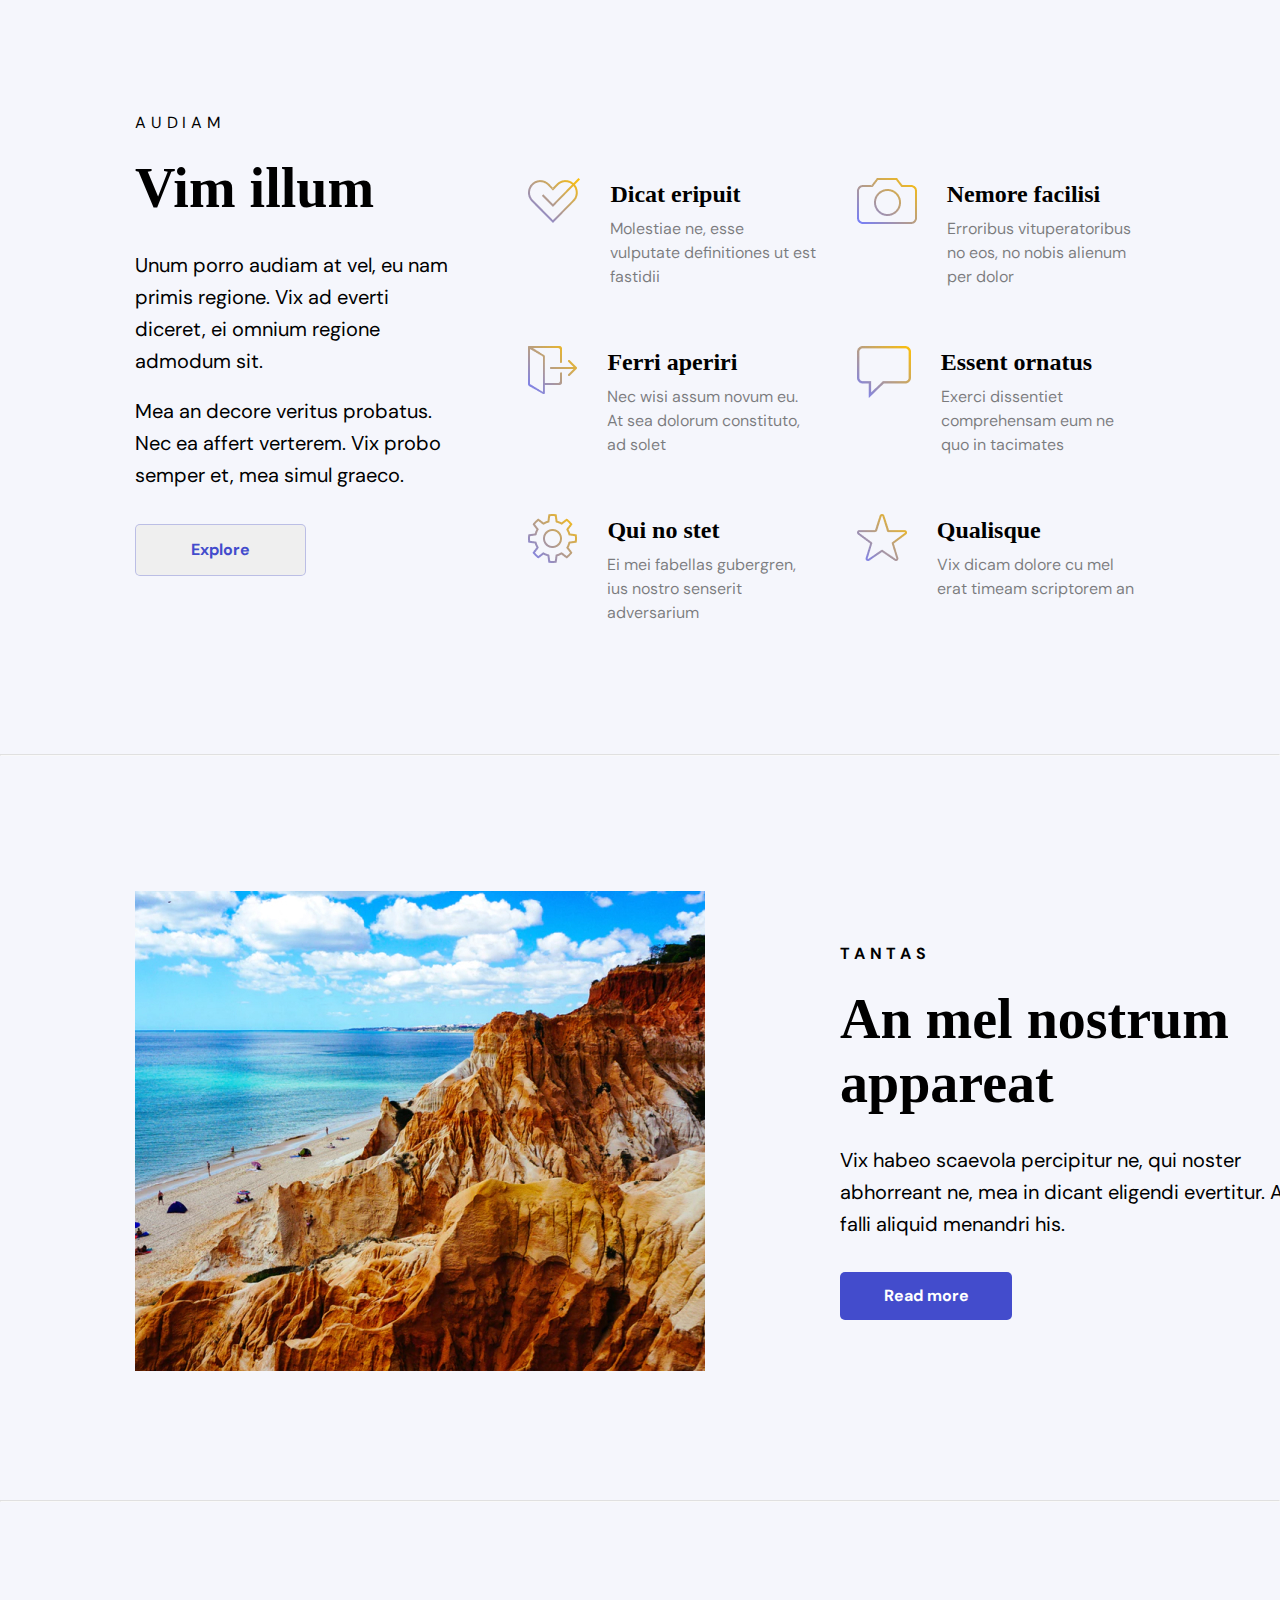
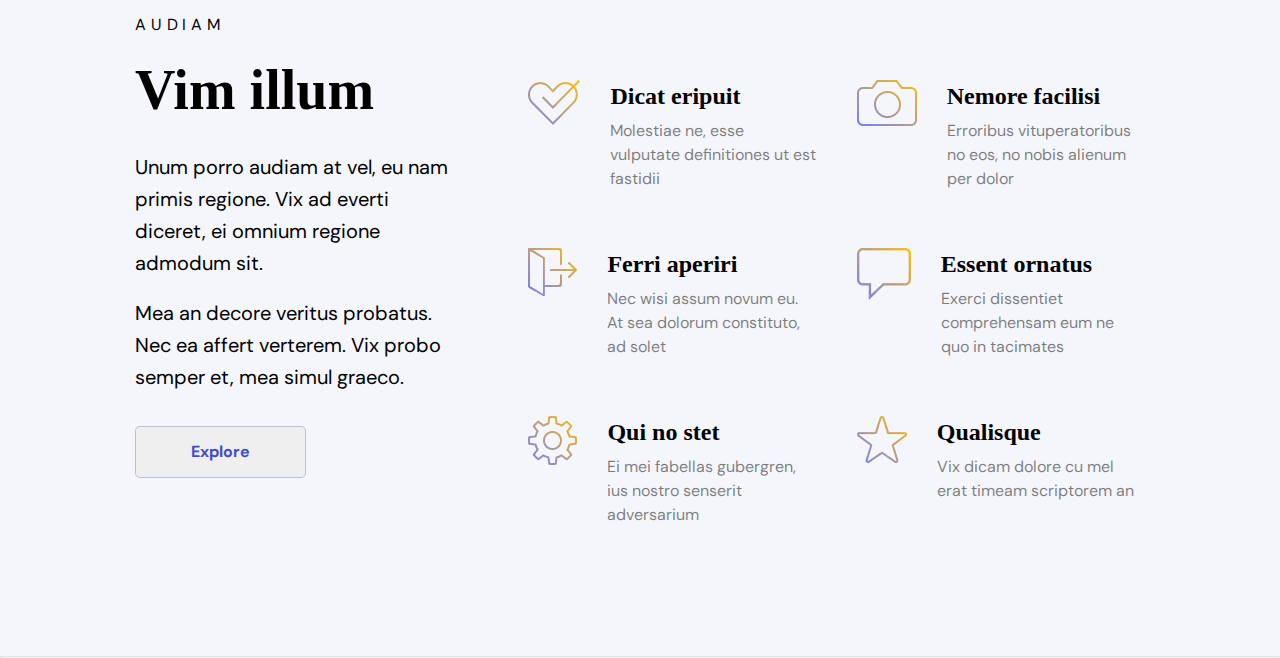
<file: index.html>
<!-- Sumit section -->
<!-- Sumit section -->

<!DOCTYPE html>
<html lang="en">

<head>
    <meta charset="UTF-8">
    <meta name="viewport" content="width=device-width, initial-scale=1.0">
    <title>Document</title>
    <link rel="preconnect" href="https://fonts.googleapis.com">
    <link rel="preconnect" href="https://fonts.gstatic.com" crossorigin>
    <link
        href="https://fonts.googleapis.com/css2?family=Audiowide&family=Baloo+Bhaijaan+2:wght@800&family=Bungee+Spice&family=DM+Sans:ital,opsz,wght@0,9..40,100;0,9..40,200;0,9..40,300;0,9..40,400;0,9..40,500;0,9..40,700;0,9..40,800;0,9..40,900;0,9..40,1000;1,9..40,100;1,9..40,200;1,9..40,300;1,9..40,400;1,9..40,500;1,9..40,600;1,9..40,700;1,9..40,800;1,9..40,900;1,9..40,1000&family=Oswald:wght@700&family=Pixelify+Sans&family=Poppins:wght@500;600;700;800;900&family=Roboto+Serif:opsz,wght@8..144,500&display=swap"
        rel="stylesheet">
    <link rel="stylesheet" href="style.css">
</head>

<body>
    <section id="Vim-container">
        <div id="left-vim">
            <h5>Audiam</h5>
            <h2>Vim illum</h2>
            <div class="vim-para">
                <p>Unum porro audiam at vel, eu nam primis regione. Vix ad everti diceret, ei omnium regione admodum
                    sit.</p><br>

                <p>Mea an decore veritus probatus. Nec ea affert verterem. Vix probo semper et, mea simul graeco.</p>
            </div>
            <button id="vim-button">Explore</button>
        </div>
        <div class="right-vim">
            <div id="right-vim-cont">
                <div>
                    <div>
                        <img src="./image/vim-1.png" alt="">
                    </div>
                    <div>
                        <h4>Dicat eripuit</h4>
                        <p>Molestiae ne, esse vulputate definitiones ut est fastidii </p>
                    </div>

                </div>
                <div>
                    <div>
                        <img src="image/vim-2.png" alt="">
                    </div>
                    <div>
                        <h4>Nemore facilisi </h4>
                        <p>Erroribus vituperatoribus no eos, no nobis alienum per dolor </p>
                    </div>

                </div>
                <div>
                    <div>
                        <img src="image/vim-3.png" alt="">
                    </div>
                    <div>
                        <h4>Ferri aperiri</h4>
                        <p>Nec wisi assum novum eu. At sea dolorum constituto, ad solet </p>
                    </div>
                </div>
                <div>
                    <div>
                        <img src="image/vim-4.png" alt="">
                    </div>
                    <div>
                        <h4>Essent ornatus</h4>
                        <p>Exerci dissentiet comprehensam eum ne quo in tacimates</p>
                    </div>

                </div>
                <div>
                    <div>
                        <img src="image/vim-6.png" alt="">
                    </div>
                    <div>
                        <h4>Qui no stet</h4>
                        <p>Ei mei fabellas gubergren, ius nostro senserit adversarium</p>
                    </div>

                </div>
                <div>
                    <div>
                        <img src="image/vim-5.png" alt="">
                    </div>
                    <div>
                        <h4>Qualisque</h4>
                        <p>Vix dicam dolore cu mel erat timeam scriptorem an</p>
                    </div>

                </div>
            </div>
        </div>
    </section>
    <hr>



    <!-- sectioin-2 -->
    <section id="tantas-container">
        <img src="image/Bitmap.jpg" alt="image">
        <div id="tantas-right">
            <h5>tantas</h5>
            <h2>An mel nostrum
                appareat</h2>
            <p>Vix habeo scaevola percipitur ne, qui noster abhorreant ne, mea in dicant eligendi evertitur. Ad falli
                aliquid menandri his.</p>
            <button id="tantas-btn">Read more</button>
        </div>
    </section>
    <hr>
</body>

</html>
<!DOCTYPE html>
<html lang="en">

<head>
    <meta charset="UTF-8">
    <meta name="viewport" content="width=device-width, initial-scale=1.0">
    <title>Document</title>
    <link rel="preconnect" href="https://fonts.googleapis.com">
    <link rel="preconnect" href="https://fonts.gstatic.com" crossorigin>
    <link
        href="https://fonts.googleapis.com/css2?family=Audiowide&family=Baloo+Bhaijaan+2:wght@800&family=Bungee+Spice&family=DM+Sans:ital,opsz,wght@0,9..40,100;0,9..40,200;0,9..40,300;0,9..40,400;0,9..40,500;0,9..40,700;0,9..40,800;0,9..40,900;0,9..40,1000;1,9..40,100;1,9..40,200;1,9..40,300;1,9..40,400;1,9..40,500;1,9..40,600;1,9..40,700;1,9..40,800;1,9..40,900;1,9..40,1000&family=Oswald:wght@700&family=Pixelify+Sans&family=Poppins:wght@500;600;700;800;900&family=Roboto+Serif:opsz,wght@8..144,500&display=swap"
        rel="stylesheet">
    <link rel="stylesheet" href="style.css">
</head>

<body>
    <section id="Vim-container">
        <div id="left-vim">
            <h5>Audiam</h5>
            <h2>Vim illum</h2>
            <div class="vim-para">
                <p>Unum porro audiam at vel, eu nam primis regione. Vix ad everti diceret, ei omnium regione admodum
                    sit.</p><br>

                <p>Mea an decore veritus probatus. Nec ea affert verterem. Vix probo semper et, mea simul graeco.</p>
            </div>
            <button id="vim-button">Explore</button>
        </div>
        <div class="right-vim">
            <div id="right-vim-cont">
                <div>
                    <div>
                        <img src="./image/vim-1.png" alt="">
                    </div>
                    <div>
                        <h4>Dicat eripuit</h4>
                        <p>Molestiae ne, esse vulputate definitiones ut est fastidii </p>
                    </div>

                </div>
                <div>
                    <div>
                        <img src="image/vim-2.png" alt="">
                    </div>
                    <div>
                        <h4>Nemore facilisi </h4>
                        <p>Erroribus vituperatoribus no eos, no nobis alienum per dolor </p>
                    </div>

                </div>
                <div>
                    <div>
                        <img src="image/vim-3.png" alt="">
                    </div>
                    <div>
                        <h4>Ferri aperiri</h4>
                        <p>Nec wisi assum novum eu. At sea dolorum constituto, ad solet </p>
                    </div>
                </div>
                <div>
                    <div>
                        <img src="image/vim-4.png" alt="">
                    </div>
                    <div>
                        <h4>Essent ornatus</h4>
                        <p>Exerci dissentiet comprehensam eum ne quo in tacimates</p>
                    </div>

                </div>
                <div>
                    <div>
                        <img src="image/vim-6.png" alt="">
                    </div>
                    <div>
                        <h4>Qui no stet</h4>
                        <p>Ei mei fabellas gubergren, ius nostro senserit adversarium</p>
                    </div>

                </div>
                <div>
                    <div>
                        <img src="image/vim-5.png" alt="">
                    </div>
                    <div>
                        <h4>Qualisque</h4>
                        <p>Vix dicam dolore cu mel erat timeam scriptorem an</p>
                    </div>

                </div>
            </div>
        </div>
    </section>
    <hr>
</body>

</html>
</file>
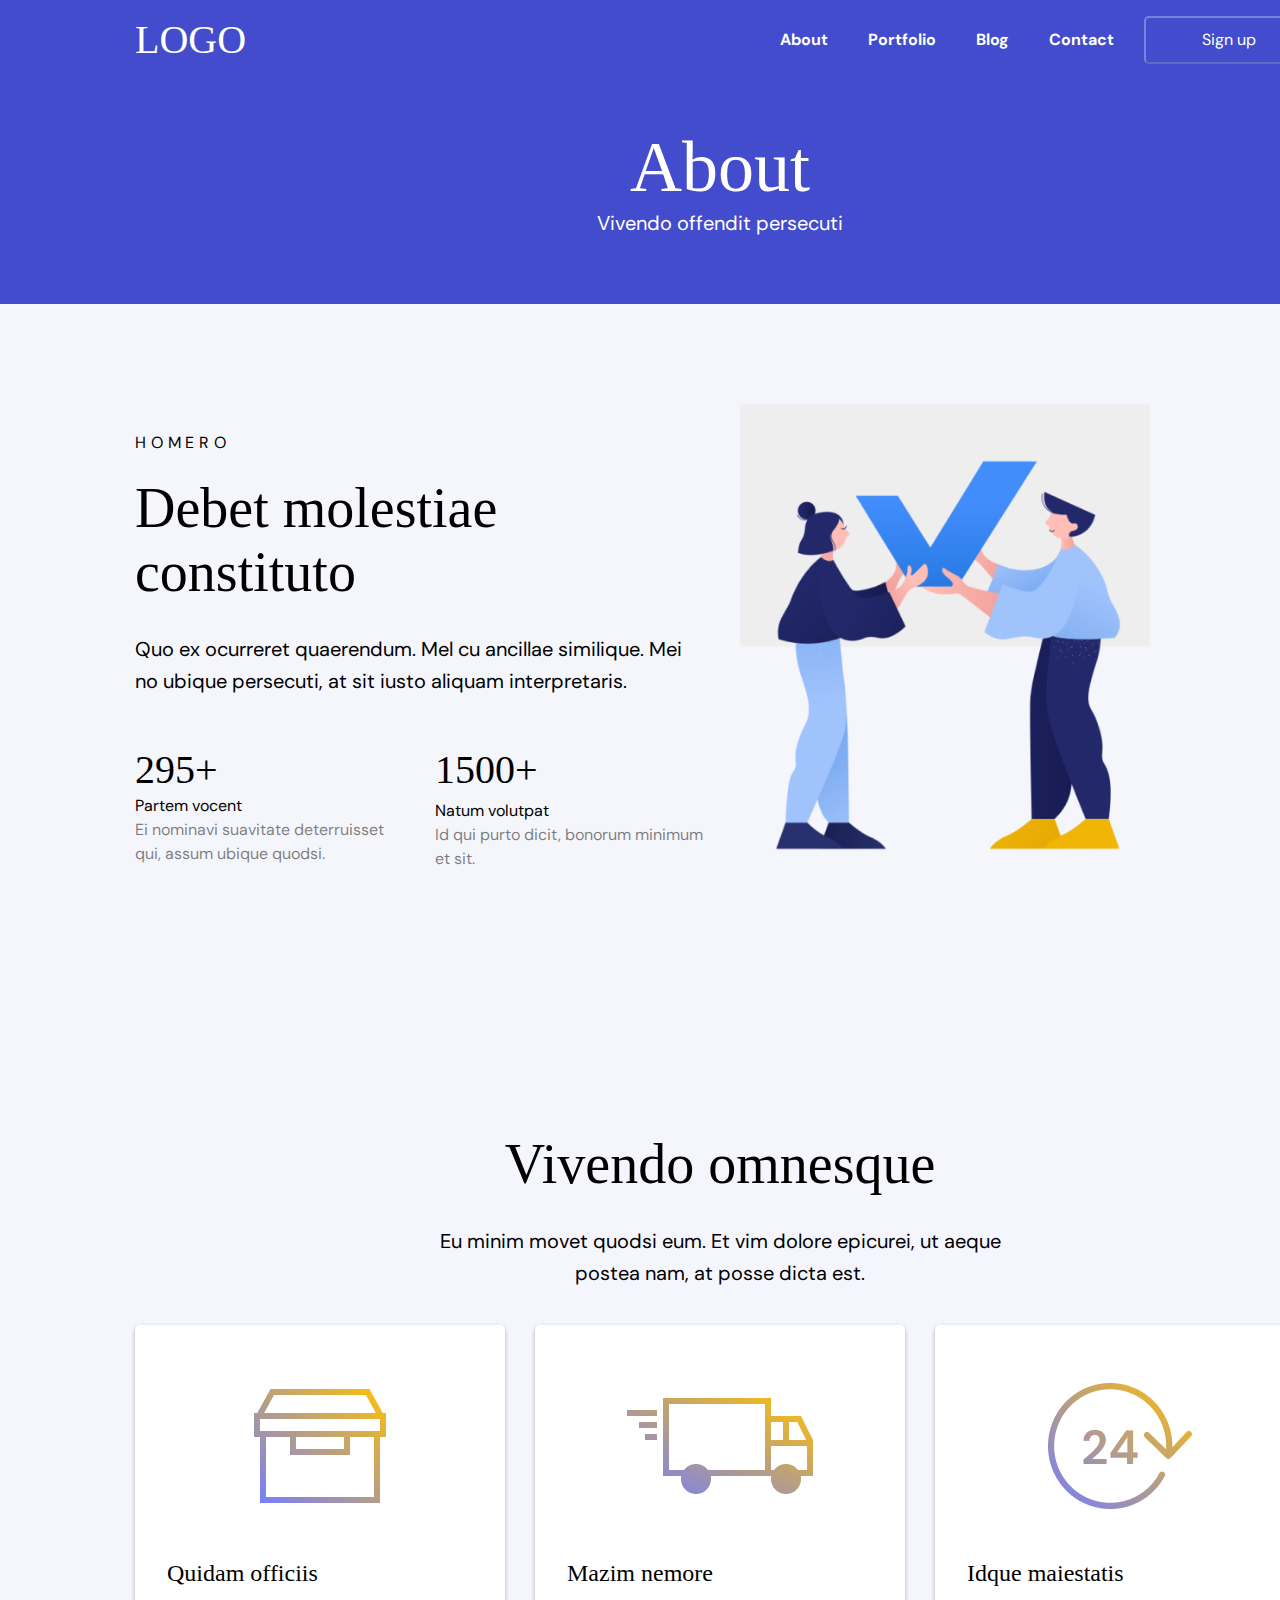
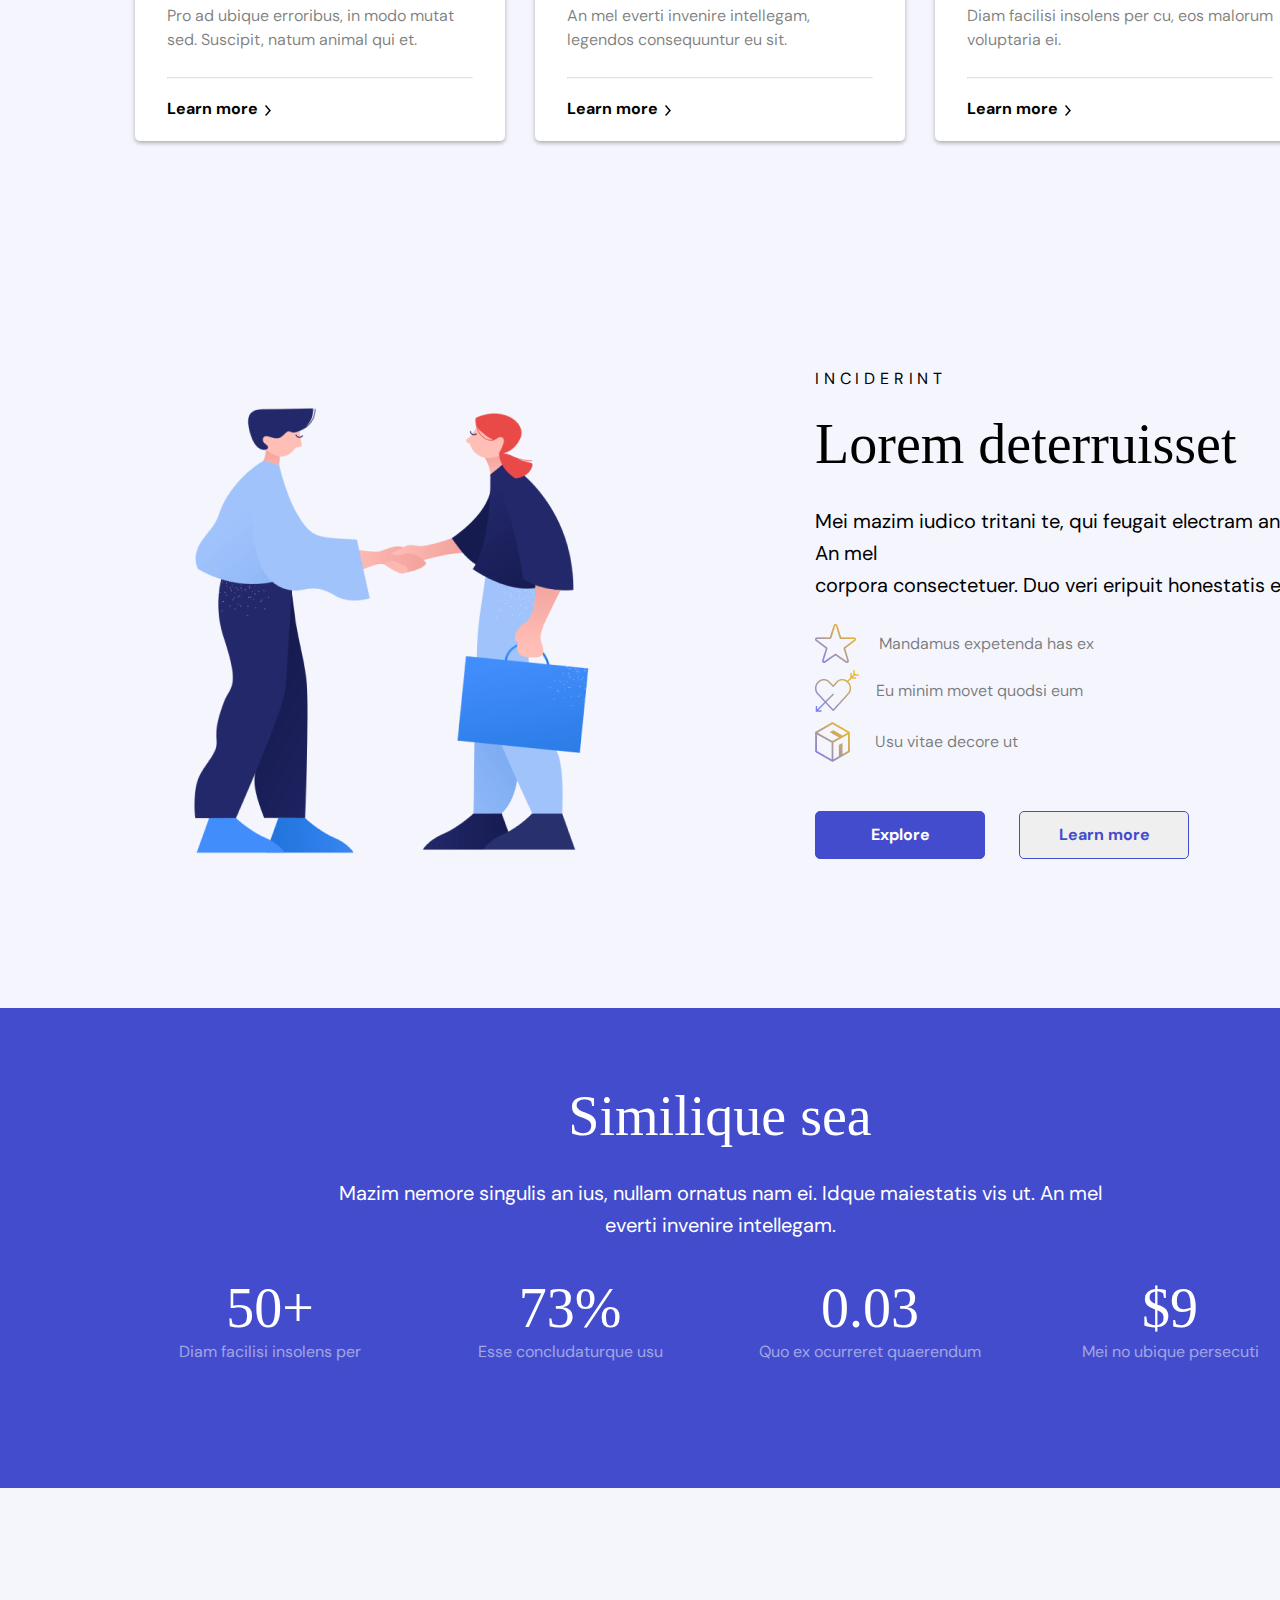
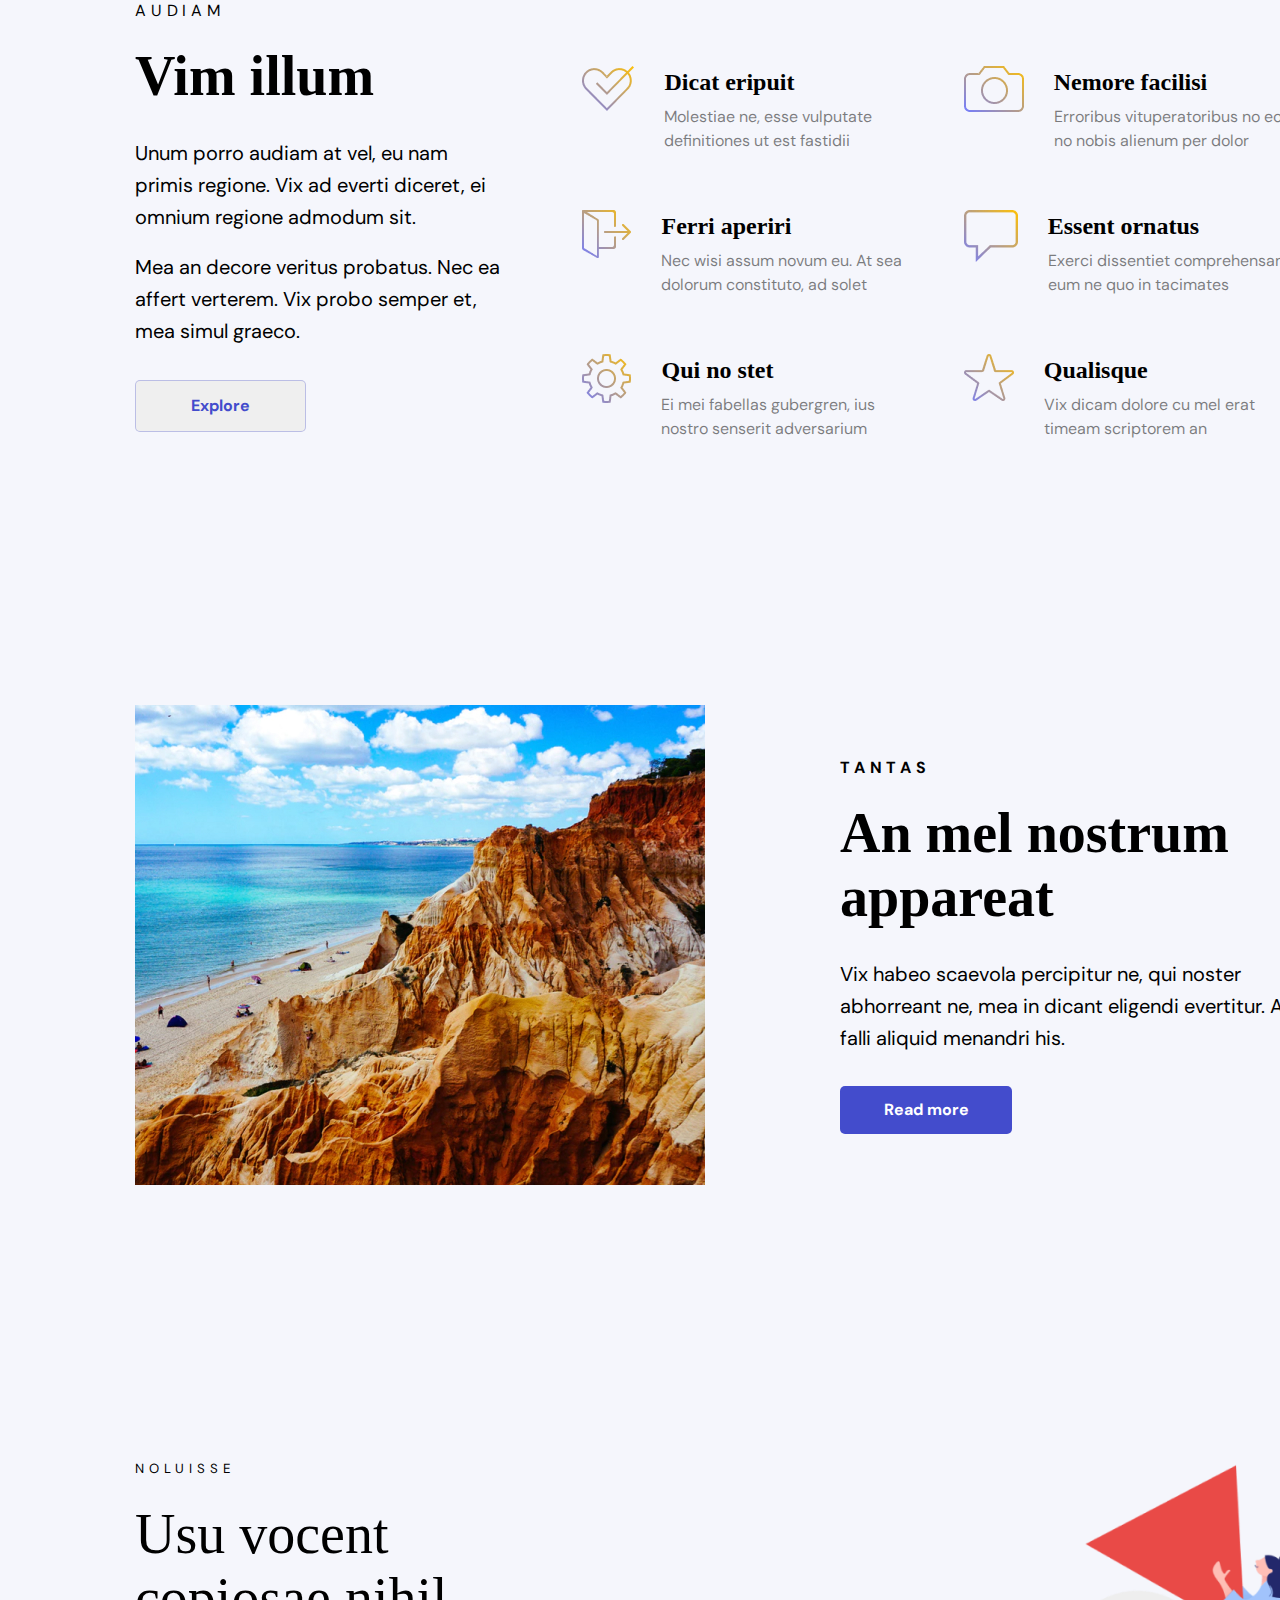
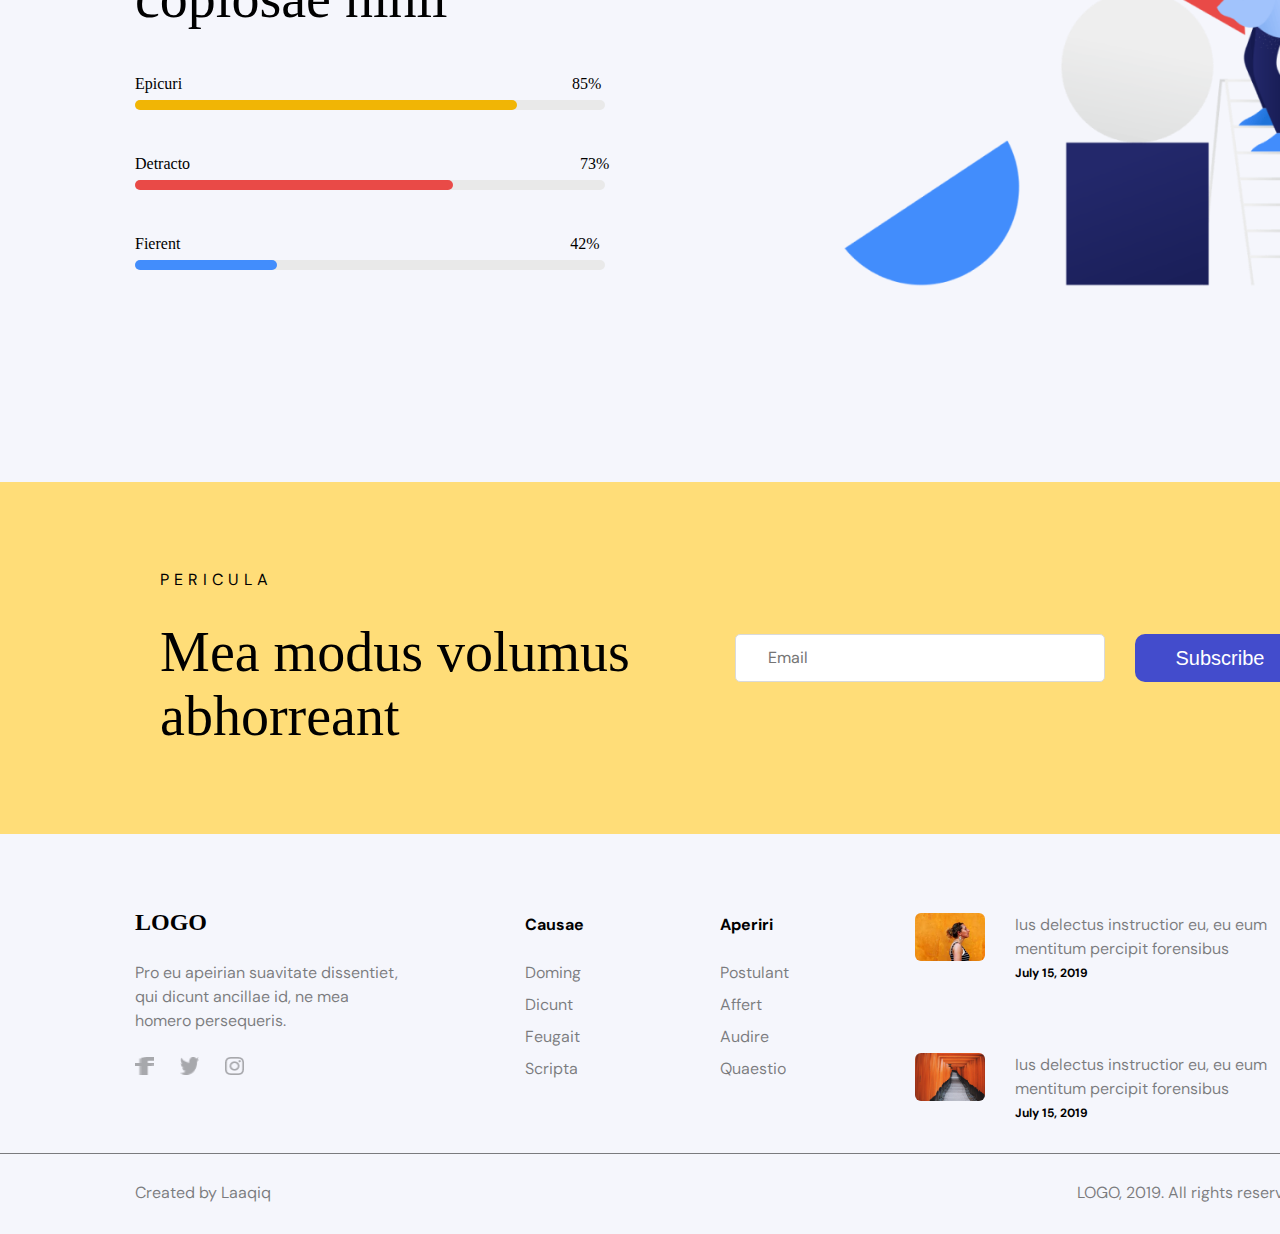
<file: figma+sass/index.html>
<!DOCTYPE html>
<html lang="en">

<head>
    <meta charset="UTF-8">
    <meta name="viewport" content="width=device-width, initial-scale=1.0">
    <link rel="preconnect" href="https://fonts.googleapis.com">
    <link rel="preconnect" href="https://fonts.gstatic.com" crossorigin>

    <link
        href="https://fonts.googleapis.com/css2?family=Audiowide&family=DM+Sans:ital,opsz,wght@0,9..40,100;0,9..40,200;0,9..40,300;0,9..40,400;0,9..40,500;0,9..40,600;0,9..40,700;1,9..40,100;1,9..40,200;1,9..40,300;1,9..40,400;1,9..40,500;1,9..40,600;1,9..40,700&family=Open+Sans:wght@300&family=Poppins:wght@600&display=swap"
        rel="stylesheet">

    <link rel="preconnect" href="https://fonts.googleapis.com">
    <link rel="preconnect" href="https://fonts.gstatic.com" crossorigin>

    <link rel="stylesheet" href="./style.css">

    <link rel="icon" href="favicon.ico" type="image/x-icon">


    <title>Innovative-byte</title>
</head>

<body>
     <!-- Haresh section -->

    <!-- Nav-bar (Haresh) -->
    <nav class="header1_h">
        <h3>LOGO</h3>
        <div class="link_h">
          <a href="#">About</a>
          <a href="#">Portfolio</a>
          <a href="#">Blog</a>
          <a href="/contact" target="_blank">Contact</a>
        </div>
        <button>Sign up</button>
        <svg xmlns="http://www.w3.org/2000/svg" width="20" height="14" viewBox="0 0 20 14" fill="none">
            <path fill-rule="evenodd" clip-rule="evenodd" d="M0 0H20V2H0V0ZM0 6H20V8H0V6ZM20 12H0V14H20V12Z"
                fill="white" />
        </svg>
    </nav>

    <div class="header2_h">
        <h1>About</h1>
        <p>Vivendo offendit persecuti</p>
    </div>


    <!-- section 2(Haresh) -->
    <div class="container_h">
        <div class="left_h">
            <div class="text_h">
                <h4>homero</h4>
                <h2>Debet molestiae
                    constituto </h2>
                <P>Quo ex ocurreret quaerendum. Mel cu ancillae similique. Mei no ubique persecuti, at sit iusto aliquam
                    interpretaris.</P>
            </div>

            <div class="bottom_h">
                <div class="s1">
                    <h3>295+</h3>
                    <p class="dark">Partem vocent</p>
                    <p class="grey">Ei nominavi suavitate deterruisset qui, assum ubique quodsi.</p>
                </div>
                <div class="s2">
                    <h3>1500+</h3>
                    <p class="dark">Natum volutpat </p>
                    <p class="grey">Id qui purto dicit, bonorum minimum et sit.</p>
                </div>
            </div>
        </div>

        <div class="right_h">
            <img src="./Sass_images/clip-done.png" alt="">
        </div>
    </div>

  <!-- Rantu's Section -->
    <!-- first-section -->
    <div class="vivendo-card">
        <h2 id="heading">Vivendo omnesque</h2>
        <p>Eu minim movet quodsi eum. Et vim dolore epicurei, ut aeque<br> postea nam, at posse dicta est.</p>
        <div class="cards">
            <div class="home">
                <div class="images"  id="img1">
                    <img src="./Sass_images/Combined Shape.png" alt="home-logo">
                </div>
                <h4 class="card-heading">Quidam officiis</h4>
                <p class="para">Pro ad ubique erroribus, in modo mutat sed. Suscipit, natum animal qui et.</p>
                <hr>
                <div class="learn">
                    <p>Learn more</p>
                    <img src="./Sass_images/arrow.png" alt="arrow">
                </div>
            </div>
            <div class="truck">
                <div class="images">
                    <img id="img2" src="./Sass_images/Combined Shape (1).png" alt="truck-logo">
                </div>
                <h4 class="card-heading">Mazim nemore</h4>
                <p class="para">An mel everti invenire intellegam, legendos consequuntur eu sit. </p>
                <hr>
                <div class="learn">
                    <p>Learn more</p>
                    <img src="./Sass_images/arrow.png" alt="arrow">
                </div>
            </div>
            <div class="time">
                <div class="images">
                    <img id="img3" src="./Sass_images/Combined Shape (2).png" alt="time-logo">
                </div>
                <h4 class="card-heading">Idque maiestatis</h4>
                <p class="para">Diam facilisi insolens per cu, eos malorum voluptaria ei.</p>
                <hr>
                <div class="learn">
                    <p>Learn more</p>
                    <img src="./Sass_images/arrow.png" alt="arrow">
                </div>
            </div>
        </div>
    </div>
    <!-- second-section -->
    <div class="welcome-part">
        <div class="image-part">
            <img src="./Sass_images/clip-welcome.png" alt="welcome-image">
        </div>
        <div class="para-part">
            <h5>inciderint</h5>
            <h2>Lorem deterruisset</h2>
            <p id="p-part-para_r">Mei mazim iudico tritani te, qui feugait electram an. An mel <br>corpora consectetuer. Duo veri eripuit honestatis ei.</p>
            <div class="logos">
                <div class="img-text">
                    <img src="./Sass_images/Fill 16.png" alt="star">
                    <p id="para1">Mandamus expetenda has ex</p>
                </div>
                <div class="img-text">
                    <img src="./Sass_images/Combined Shape (3).png" alt="love">
                    <p id="para2">Eu minim movet quodsi eum</p>
                </div>
                <div class="img-text">
                    <img src="./Sass_images/Combined Shape (4).png" alt="box">
                    <p id="para3">Usu vitae decore ut</p>
                </div>
            </div>
            <div class="buttons">
                <button>Explore</button>
                <button>Learn more</button>
            </div>
        </div>
    </div>
    <!-- third section -->
    <div class="blue-part">
        <h2>Similique sea</h2>
        <p id="small-para">Mazim nemore singulis an ius, nullam ornatus nam ei. Idque maiestatis vis ut. An mel<br>everti invenire intellegam.</p>
        <div class="analytics">
            <div>
                <h1>50+</h1>
                <p>Diam facilisi insolens per</p>
            </div>
            <div>
                <h1>73%</h1>
                <p>Esse concludaturque usu</p>
            </div>
            <div>
                <h1>0.03</h1>
                <p>Quo ex ocurreret quaerendum</p>
            </div>
            <div>
                <h1>$9</h1>
                <p>Mei no ubique persecuti</p>
            </div>
        </div>
    </div>

 <!-- sumit section -->

    <!-- section-1 Sumit -->
    <section id="Vim-container">
        <div id="left-vim">
            <h5>Audiam</h5>
            <h2>Vim illum</h2>
            <div class="vim-para">
                <p>Unum porro audiam at vel, eu nam primis regione. Vix ad everti diceret, ei omnium regione admodum
                    sit.</p><br>

                <p>Mea an decore veritus probatus. Nec ea affert verterem. Vix probo semper et, mea simul graeco.</p>
            </div>
            <button id="vim-button">Explore</button>
        </div>
        <div class="right-vim">
            <div id="right-vim-cont">
                <div>
                    <div>
                        <img src="./image/vim-1.png" alt="">
                    </div>
                    <div>
                        <h4>Dicat eripuit</h4>
                        <p>Molestiae ne, esse vulputate definitiones ut est fastidii </p>
                    </div>

                </div>
                <div>
                    <div>
                        <img src="image/vim-2.png" alt="">
                    </div>
                    <div>
                        <h4>Nemore facilisi </h4>
                        <p>Erroribus vituperatoribus no eos, no nobis alienum per dolor </p>
                    </div>

                </div>

                <div>
                    <div>
                        <img src="image/vim-3.png" alt="">
                    </div>
                    <div>
                        <h4>Ferri aperiri</h4>
                        <p>Nec wisi assum novum eu. At sea dolorum constituto, ad solet </p>
                    </div>
                </div>
                <div>
                    <div>
                        <img src="image/vim-4.png" alt="">
                    </div>
                    <div>
                        <h4>Essent ornatus</h4>
                        <p>Exerci dissentiet comprehensam eum ne quo in tacimates</p>
                    </div>

                </div>
                <div>
                    <div>
                        <img src="image/vim-6.png" alt="">
                    </div>
                    <div>
                        <h4>Qui no stet</h4>
                        <p>Ei mei fabellas gubergren, ius nostro senserit adversarium</p>
                    </div>

                </div>
                <div>
                    <div>
                        <img src="image/vim-5.png" alt="">
                    </div>
                    <div>
                        <h4>Qualisque</h4>
                        <p>Vix dicam dolore cu mel erat timeam scriptorem an</p>
                    </div>

                </div>
            </div>
        </div>
    </section>

    <!-- sectioin-2 Sumit -->
    <section id="tantas-container">
        <img src="image/Bitmap.jpg" alt="image">
        <div id="tantas-right">
            <h5>tantas</h5>
            <h2>An mel nostrum
                appareat</h2>
            <p>Vix habeo scaevola percipitur ne, qui noster abhorreant ne, mea in dicant eligendi evertitur. Ad falli
                aliquid menandri his.</p>
            <button id="tantas-btn">Read more</button>
        </div>
    </section>
   


<!-- section Sameer -->
          
      <!-- body-section1(sameer) -->
  <div id="section-1_S">
    <div id="section1-text_area">

      <h5>NOLUISSE</h5>
      <h2>Usu vocent <br>
        copiosae nihil</h2>

      <div class="epicuri">
        <p>Epicuri</p>
        <p>85%</p>
      </div>
      <div class="line">
        <div id="in-line1"></div>
      </div>
      <div class="epicuri">
        <p>Detracto</p>
        <p>73%</p>
      </div>
      <div class="line">
        <div id="in-line2"></div>
      </div>
      <div class="epicuri">
        <p>Fierent</p>
        <p>42%</p>
      </div>
      <div class="line">
        <div id="in-line3"></div>
      </div>

    </div>

    <div id="image-clip1">
      <img src="./sameer-images/girl-with-pattern.png" alt="">
    </div>
  </div>

  <div id="section-2_S">
    <div id="section2-text_area">
      <h5>PERICULA</h5>
      <h2>Mea modus volumus <br>
        abhorreant</h2>
    </div>
    <div id="section2-button">
      <input type="text" placeholder="Email" />
      <button>Subscribe</button>
    </div>
  </div>
<!-- footer-section2 (sameer) -->
  <footer>
    <div class="footer-1">
      <div id="footer-logo">
        <h4>LOGO</h4>
        <div>
          Pro eu apeirian suavitate dissentiet, qui dicunt ancillae id, ne mea
          homero persequeris.
        </div>
        <div id="social-media-logo">
          <a href="https://www.facebook.com/" target="_blank"><img src="./sameer-images/facebook.png"
              alt="facebook" /></a>
          <a href="https://about.twitter.com/en" target="_blank"><img src="./sameer-images/twitter.png"
              alt="twitter" /></a>
          <a href="https://www.instagram.com/" target="_blank"><img src="./sameer-images/instagram.png"
              alt="instagram" /></a>
        </div>
      </div>
      <div id="causae">
        <h4 class="footer-contant-header">Causae</h4>
        <ul class="footer-contant">
          <li>Doming</li>
          <li>Dicunt</li>
          <li>Feugait</li>
          <li>Scripta</li>
        </ul>
      </div>
      <div id="aperiri">
        <h4 class="footer-contant-header">Aperiri</h4>
        <ul class="footer-contant">
          <li>Postulant</li>
          <li>Affert</li>
          <li>Audire</li>
          <li>Quaestio</li>
        </ul>
      </div>
      <div id="img-contant">
        <div class="footer-post-discription">
          <img class="footer-image" src="./sameer-images/Bitmap.png" alt="image" />
          <div class="image-description">
            <div>
              Ius delectus instructior eu, eu eum mentitum percipit forensibus
            </div>
            <p>July 15, 2019</p>
          </div>
        </div>
        <div class="footer-post-discription">
          <img class="footer-image" src="./sameer-images/Bitmap (1).png" alt="image" />
          <div class="image-description">
            <div>
              Ius delectus instructior eu, eu eum mentitum percipit forensibus
            </div>
            <p>July 15, 2019</p>
          </div>
        </div>
      </div>
    </div>
  </footer>
  <div id="footer-2">
    <div class="footer-text">
      <p id="para1">Created by Laaqiq</p>
      <p id="para2">LOGO, 2019. All rights reserved.</p>
    </div>
  </div>


</body>

</html>
</file>
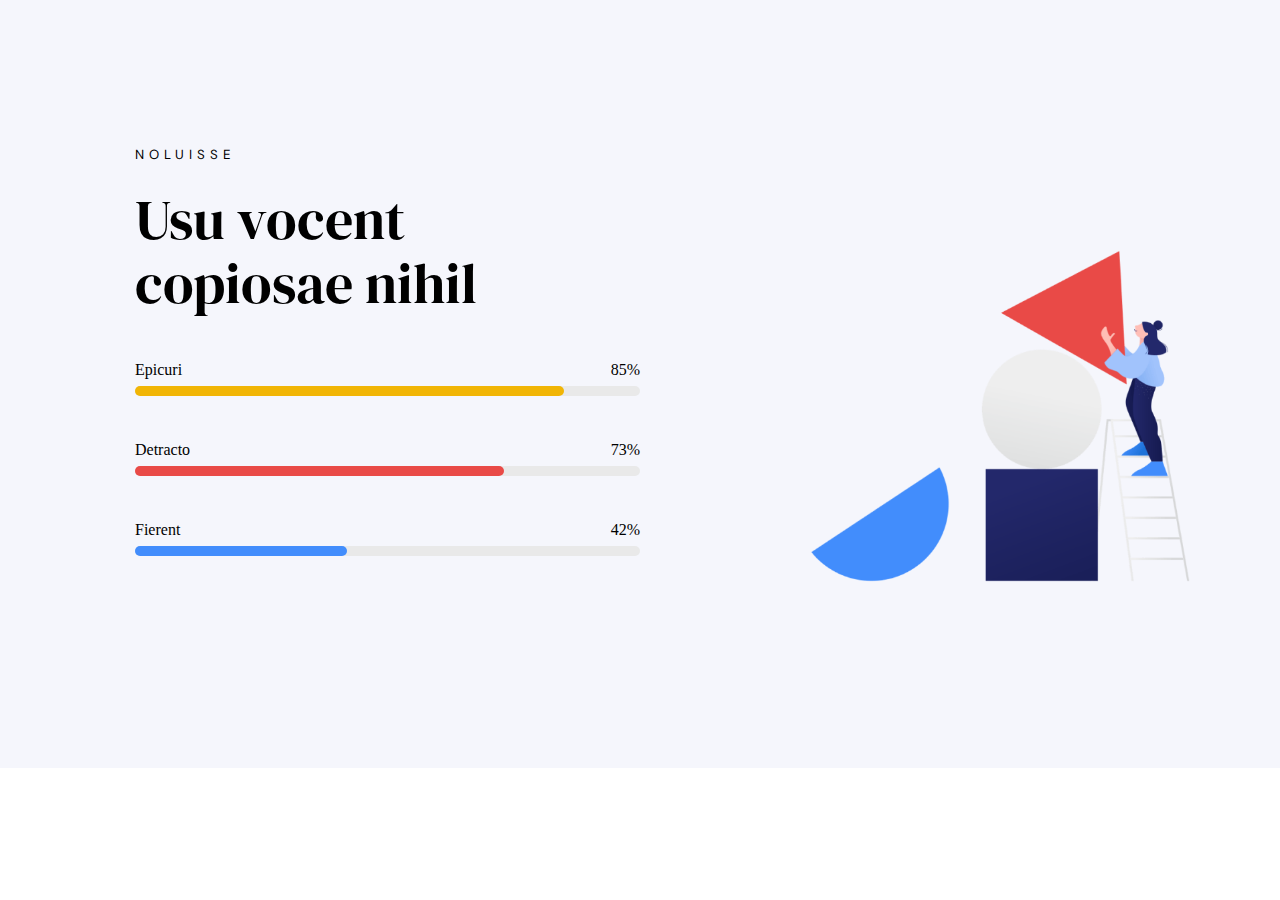
<file: project-web204/innovative-byte-6543/index.html>
<!DOCTYPE html>
<html lang="en">
<head>
    <meta charset="UTF-8">
    <meta name="viewport" content="width=device-width, initial-scale=1.0">
    <title>Document</title>
    <link rel="stylesheet" href="style.css">
    <link rel="preconnect" href="https://fonts.googleapis.com">
<link rel="preconnect" href="https://fonts.gstatic.com" crossorigin>
<link href="https://fonts.googleapis.com/css2?family=DM+Sans:opsz@9..40&family=DM+Serif+Display&display=swap" rel="stylesheet">
</head>
<body>
    <!-- body-section(sameer) -->
    <div id="section-1">
        <div id="section1-text_area">
    
            <h5>NOLUISSE</h5>
            <h2>Usu vocent <br>
                copiosae nihil</h2>
            <div id="slider">
                <div class="epicuri">
                    <p>Epicuri</p>
                    <p>85%</p>
                </div>
                <div class="line">
                    <div id="in-line1"></div>
                </div>
                <div class="epicuri">
                    <p>Detracto</p>
                    <p>73%</p>
                </div>
                <div class="line">
                    <div id="in-line2"></div>
                </div>
                <div class="epicuri">
                    <p>Fierent</p>
                    <p>42%</p>
                </div>
                <div class="line">
                    <div id="in-line3"></div>
                </div>
            </div>
        </div>
    
        <div id="image-clip1">
            <img src="./sameer-images/girl-with-pattern.png" alt="">
        </div>
    </div>
    
</body>
</html>
</file>
<file: style.css>
/* section sumit */
* {
  margin: 0;
  padding: 0;
  box-sizing: border-box;
}

#Vim-container {
  background: rgba(67, 76, 204, 0.0515);
  display: flex;
  padding: 111px 135px;
  padding-bottom: 129px;
}
#Vim-container #left-vim {
  margin-right: 79px;
}
#Vim-container #left-vim > h5 {
  color: var(--Text_Black, #000);
  font-family: DM Sans;
  font-size: 16px;
  font-style: normal;
  font-weight: 400;
  line-height: 24px;
  letter-spacing: 4.8px;
  text-transform: uppercase;
}
#Vim-container #left-vim > h2 {
  color: var(--Text_Black, #000);
  font-family: DM Serif Display;
  font-size: 56px;
  font-style: normal;
  line-height: 64px;
  margin-top: 21px;
}
#Vim-container .vim-para {
  margin-top: 29px;
  max-width: 561px;
}
#Vim-container #vim-button {
  color: #434CCC;
  text-align: center;
  font-family: DM Sans;
  font-size: 16px;
  font-style: normal;
  font-weight: 700;
  line-height: 24px;
  border: 1px solid rgba(67, 76, 204, 0.3);
  padding: 13px 55px;
  margin-top: 33px;
  border-radius: 5px;
  transition: 0.3s;
}
#Vim-container #vim-button:hover {
  transform: scale(1.1);
  cursor: pointer;
}
#Vim-container .vim-para > p {
  color: var(--Text_Black, #000);
  font-family: DM Sans;
  font-size: 20px;
  font-style: normal;
  line-height: 32px;
}
#Vim-container #right-vim-cont {
  display: grid;
  grid-template-columns: repeat(2, 1fr);
  row-gap: 57px;
  column-gap: 40px;
  padding-top: 67px;
}
#Vim-container #right-vim-cont > div {
  display: flex;
  gap: 30px;
}
#Vim-container #right-vim-cont > div > div > h4 {
  font-family: DM Serif Display;
  font-size: 24px;
  font-style: normal;
  line-height: 32px;
  margin-bottom: 7px;
}
#Vim-container #right-vim-cont > div > div > img {
  transition: 0.3s;
}
#Vim-container #right-vim-cont > div > div > img:hover {
  transform: scale(1.1);
  cursor: pointer;
}
#Vim-container #right-vim-cont > div > div > p {
  font-family: DM Sans;
  font-size: 16px;
  font-style: normal;
  font-weight: 400;
  line-height: 24px;
  color: var(--text-black-50, rgba(0, 0, 0, 0.5));
  /* 150% */
}

hr {
  opacity: 0.3;
}

#tantas-container {
  background: rgba(67, 76, 204, 0.0515);
  display: flex;
  padding: 135px;
  align-items: center;
  padding-bottom: 129px;
}
#tantas-container img {
  transition: 0.3s;
}
#tantas-container img:hover {
  transform: scale(1.1);
  cursor: pointer;
}

#tantas-right {
  margin-left: 135px;
}

#tantas-right > h5 {
  color: var(--Text_Black, #000);
  font-family: DM Sans;
  font-size: 16px;
  font-style: normal;
  line-height: 24px;
  letter-spacing: 4.8px;
  text-transform: uppercase;
  margin-bottom: 21px;
}

#tantas-btn {
  color: #FFF;
  text-align: center;
  font-family: DM Sans;
  font-size: 16px;
  font-style: normal;
  font-weight: 700;
  border: none;
  outline: none;
  line-height: 24px;
  background: #434CCC;
  border-radius: 5px;
  padding: 12px 43.5px;
  transition: 0.3s;
}

#tantas-btn:hover {
  cursor: pointer;
  transform: scale(1.1);
}

#tantas-right > h2 {
  color: var(--Text_Black, #000);
  font-family: DM Serif Display;
  font-size: 56px;
  font-style: normal;
  line-height: 64px;
  margin-bottom: 29px;
}

#tantas-right > p {
  color: var(--Text_Black, #000);
  font-family: DM Sans;
  font-size: 20px;
  font-style: normal;
  font-weight: 400;
  line-height: 32px;
  margin-bottom: 32px;
  width: 470px;
}

@media all and (max-width: 375px) {
  #Vim-container {
    padding-left: 14px;
    flex-direction: column;
    padding: 63px 14px 49px 15px;
  }
  #Vim-container #right-vim-cont > div {
    gap: 35px;
  }
  #Vim-container #right-vim-cont > div > div > p {
    height: 77px;
  }
  #Vim-container #left-vim {
    margin-right: 0;
  }
  #Vim-container #left-vim h2 {
    width: 171px;
    font-family: DM Serif Display;
    font-size: 40px;
    font-style: normal;
    font-weight: 400;
    line-height: 48px;
  }
  #Vim-container .right-vim #right-vim-cont {
    grid-template-columns: repeat(1, 1fr);
    row-gap: 12px;
  }
  .vim-para {
    width: 346px;
  }
  #tantas-container {
    flex-direction: column;
    padding: 10.51px 14px;
  }
  #tantas-container img {
    width: 350px;
  }
  #tantas-right {
    margin-left: 0px;
  }
  #tantas-right > h5 {
    margin-top: 51.29px;
    margin-bottom: 19px;
  }
  #tantas-right > h2 {
    font-family: DM Serif Display;
    font-size: 40px;
    font-style: normal;
    font-weight: 400;
    line-height: 48px;
    width: 294px;
    margin-top: 19px;
    margin-bottom: 31px;
  }
  #tantas-right > p {
    width: 346px;
  }
  #tantas-btn {
    margin-bottom: 80px;
  }
}
</file>
<file: figma+sass/style.css>
* {
  margin: 0;
  padding: 0;
  box-sizing: border-box;
}

.header1_h {
  width: 1440px;
  flex-shrink: 0;
  display: flex;
  background: #434CCC;
  height: 80px;
  box-sizing: border-box;
  padding-left: 135px;
  padding-right: 135px;
  justify-content: space-between;
}
.header1_h h3 {
  color: var(--Text_White, #FFF);
  /* H3 */
  font-family: DM Serif Display;
  font-size: 40px;
  font-style: normal;
  font-weight: 400;
  line-height: 48px; /* 120% */
  margin-top: 16px;
  transition: 0.3s;
}
.header1_h h3:hover {
  transform: scale(1.1);
  cursor: pointer;
}
.header1_h .link_h {
  display: flex;
  justify-content: space-evenly;
  margin-top: 28px;
  margin-left: 534px;
  margin-right: 40px;
  width: 324px;
  height: 24px;
  gap: 40px;
}
.header1_h .link_h a {
  color: var(--Text_White, #FFF);
  text-align: right;
  text-decoration: none;
  /* Text */
  font-family: DM Sans;
  font-size: 16px;
  font-style: normal;
  font-weight: 700;
  line-height: 24px;
  /* 150% */
}
.header1_h .link_h a:hover {
  transform: scale(1.2);
  cursor: pointer;
}
.header1_h button {
  margin-top: 16px;
  width: 170px;
  height: 48px;
  flex-shrink: 0;
  border-color: rgba(255, 255, 255, 0.3);
  background-color: transparent;
  border-radius: 5px;
  color: #FFF;
  text-align: center;
  font-family: DM Sans;
  font-size: 16px;
  font-style: normal;
  line-height: 24px;
}
.header1_h button:hover {
  transform: scale(1.1);
  cursor: pointer;
}

.header1_h svg {
  display: none;
}

.header2_h {
  width: 1440px;
  flex-shrink: 0;
  display: flex;
  background: #434CCC;
  height: 224px;
  flex-direction: column;
  align-items: center;
  box-sizing: border-box;
}
.header2_h h1 {
  margin-top: 47px;
  color: var(--Text_White, #FFF);
  text-align: center;
  /* H1 */
  font-family: DM Serif Display;
  font-size: 72px;
  font-style: normal;
  font-weight: 400;
  line-height: 80px;
  /* 111.111% */
}
.header2_h p {
  color: var(--Text_White, #FFF);
  text-align: center;
  /* Text_Big */
  font-family: DM Sans;
  font-size: 20px;
  font-style: normal;
  font-weight: 400;
  line-height: 32px;
  /* 160% */
}

.container_h {
  width: 1440px;
  height: 768px;
  padding: 0px 135px;
  display: flex;
  background: rgba(67, 76, 204, 0.0515);
  overflow: hidden;
}

.left_h .text_h {
  margin-top: 127px;
}
.left_h .text_h h4 {
  width: 93px;
  height: 24px;
  color: var(--Text_Black, #000);
  /* H5 */
  font-family: DM Sans;
  font-size: 16px;
  font-style: normal;
  font-weight: 400;
  line-height: 24px; /* 150% */
  letter-spacing: 4.8px;
  text-transform: uppercase;
  margin-bottom: 21px;
}
.left_h .text_h h2 {
  width: 411px;
  height: 128px;
  color: var(--Text_Black, #000);
  /* H2 */
  font-family: DM Serif Display;
  font-size: 56px;
  font-style: normal;
  font-weight: 400;
  line-height: 64px; /* 114.286% */
  margin-bottom: 29px;
}
.left_h .text_h p {
  width: 570px;
  height: 83px;
  flex-shrink: 0;
  color: var(--Text_Black, #000);
  /* Text_Big */
  font-family: DM Sans;
  font-size: 20px;
  font-style: normal;
  font-weight: 400;
  line-height: 32px; /* 160% */
  margin-bottom: 30px;
}
.left_h .bottom_h {
  display: flex;
  gap: 30px;
}
.left_h .bottom_h .s1 h3 {
  width: 86px;
  height: 48px;
  color: var(--Text_Black, #000);
  /* H3 */
  font-family: DM Serif Display;
  font-size: 40px;
  font-style: normal;
  font-weight: 400;
  line-height: 48px; /* 120% */
}
.left_h .bottom_h .s1 .dark {
  width: 114px;
  height: 24px;
  color: var(--Text_Black, #000);
  /* Text */
  font-family: DM Sans;
  font-size: 16px;
  font-style: normal;
  line-height: 24px; /* 150% */
}
.left_h .bottom_h .s1 .grey {
  width: 270px;
  height: 49px;
  flex-shrink: 0;
  color: var(--text-black-50, rgba(0, 0, 0, 0.5));
  /* Text_Gray */
  font-family: DM Sans;
  font-size: 16px;
  font-style: normal;
  font-weight: 400;
  line-height: 24px; /* 150% */
}
.left_h .bottom_h .s2 h3 {
  width: 86px;
  height: 48px;
  color: var(--Text_Black, #000);
  /* H3 */
  font-family: DM Serif Display;
  font-size: 40px;
  font-style: normal;
  font-weight: 400;
  line-height: 48px; /* 120% */
  margin-bottom: 5px;
}
.left_h .bottom_h .s2 .dark {
  width: 121px;
  height: 24px;
  color: var(--Text_Black, #000);
  font-family: DM Sans;
  font-size: 16px;
  line-height: 24px;
  letter-spacing: 0px;
  text-align: left;
}
.left_h .bottom_h .s2 .grey {
  width: 270px;
  height: 49px;
  flex-shrink: 0;
  color: var(--text-black-50, rgba(0, 0, 0, 0.5));
  /* Text_Gray */
  font-family: DM Sans;
  font-size: 16px;
  font-style: normal;
  font-weight: 400;
  line-height: 24px; /* 150% */
}

.right_h {
  width: 1077px;
  height: 718px;
  margin-top: 3px;
  margin-left: -227px;
}
.right_h img {
  width: 100%;
}

@media all and (max-width: 375px) {
  .header1_h {
    padding: 0;
    max-width: 375px;
  }
  .header1_h h3 {
    color: #FFF;
    margin-top: 16px;
    font-size: 24px;
    line-height: 32px;
    margin-left: 14px;
  }
  .header1_h .link_h {
    display: none;
  }
  .header1_h button {
    display: none;
  }
  .header1_h svg {
    display: block;
    margin-top: 24px;
    margin-right: 26px;
    transition: 0.3s;
  }
  .header1_h svg:hover {
    transform: scale(1.1);
    cursor: pointer;
  }
  .header2_h {
    padding: 0;
    max-width: 375px;
  }
  .header2_h h1 {
    font-size: 56px;
    line-height: 64px;
  }
  .header2_h p {
    font-size: 20px;
    line-height: 32px;
  }
  .container_h {
    width: 375px;
    height: 1152px;
    padding: 0px 14px;
    display: flex;
    flex-direction: column;
  }
  .left_h .text_h {
    margin-top: 47px;
  }
  .left_h .text_h h4 {
    width: 93px;
    height: 24px;
    margin-bottom: 19px;
    font-family: DM Sans;
    font-size: 16px;
    font-weight: 400;
    line-height: 24px;
    letter-spacing: 0.3em;
    text-align: left;
  }
  .left_h .text_h h2 {
    width: 294px;
    height: 96px;
    font-family: DM Serif Display;
    font-size: 40px;
    font-weight: 400;
    line-height: 48px;
    letter-spacing: 0px;
    text-align: left;
    margin-bottom: 31px;
  }
  .left_h .text_h p {
    border: none;
    width: 346px;
    height: 135px;
    flex-shrink: 0;
    font-family: DM Sans;
    font-size: 20px;
    font-weight: 400;
    line-height: 32px;
    letter-spacing: 0px;
    margin-bottom: 42px;
  }
  .left_h .bottom_h {
    display: flex;
    flex-direction: column;
  }
  .left_h .bottom_h .s1 h3 {
    width: 86px;
    height: 48px;
    font-family: DM Serif Display;
    font-size: 40px;
    font-weight: 400;
    line-height: 48px;
    letter-spacing: 0px;
    text-align: left;
    margin-bottom: 5px;
  }
  .left_h .bottom_h .s1 .dark {
    width: 114px;
    height: 24px;
    margin-bottom: 8px;
    font-family: DM Sans;
    font-size: 16px;
    line-height: 24px;
    letter-spacing: 0px;
    text-align: left;
  }
  .left_h .bottom_h .s1 .grey {
    width: 270px;
    height: 49px;
    font-family: DM Sans;
    font-size: 16px;
    font-weight: 400;
    line-height: 24px;
    letter-spacing: 0px;
    text-align: left;
  }
  .left_h .bottom_h .s2 h3 {
    width: 96px;
    height: 48px;
    font-family: DM Serif Display;
    font-size: 40px;
    font-weight: 400;
    line-height: 48px;
    letter-spacing: 0px;
    text-align: left;
    margin-bottom: 5px;
  }
  .left_h .bottom_h .s2 .dark {
    width: 121px;
    height: 24px;
    letter-spacing: 0px;
    text-align: left;
    margin-bottom: 8px;
  }
  .left_h .bottom_h .s2 .grey {
    width: 270px;
    height: 49px;
    font-family: DM Sans;
    font-size: 16px;
    font-weight: 700;
    line-height: 24px;
    letter-spacing: 0px;
    text-align: left;
  }
  .right_h {
    width: 375px;
    height: 431px;
    margin-top: -8px;
    margin-bottom: 21px;
    margin-left: -50px;
  }
  .right_h img {
    width: 100%;
  }
}
.vivendo-card {
  background-color: #F5F6FD;
  width: 1440px;
  height: 768px;
  box-sizing: border-box;
  padding: 60px 135px 80px 135px;
  display: flex;
  flex-direction: column;
}
.vivendo-card #heading {
  text-align: center;
  font-family: DM Serif Display;
  font-size: 56px;
  font-style: normal;
  font-weight: 400;
  line-height: 64px;
  margin-bottom: 29px;
}
.vivendo-card #heading + p {
  text-align: center;
  font-family: DM Sans;
  font-size: 20px;
  font-style: normal;
  font-weight: 400;
  line-height: 32px;
  margin-bottom: 36px;
}
.vivendo-card .cards {
  display: flex;
  gap: 30px;
}
.vivendo-card .cards .home, .vivendo-card .cards .truck, .vivendo-card .cards .time {
  width: 370px;
  height: 416px;
  border-radius: 5px;
  background: #FFF;
  box-shadow: 0px 2px 4px 0px rgba(0, 0, 0, 0.3);
  padding: 0 32px;
  transition-duration: 0.3s;
}
.vivendo-card .cards .home > div:nth-child(1) {
  margin: 64px 0 54px 0;
}
.vivendo-card .cards .truck > div:nth-child(1) {
  margin: 73px 0 63px 0;
}
.vivendo-card .cards .time > div:nth-child(1) {
  margin: 58px 0 48px 0;
}
.vivendo-card .cards .images {
  display: flex;
  justify-content: center;
  align-items: center;
}
.vivendo-card .cards .card-heading {
  font-family: DM Serif Display;
  font-size: 24px;
  font-style: normal;
  font-weight: 400;
  line-height: 32px;
  margin-bottom: 15px;
}
.vivendo-card .cards .para {
  color: var(--text-black-50, rgba(0, 0, 0, 0.5));
  font-family: DM Sans;
  font-size: 16px;
  font-style: normal;
  font-weight: 400;
  line-height: 24px;
  margin-bottom: 25px;
}
.vivendo-card .cards .learn {
  display: flex;
  align-items: center;
}
.vivendo-card .cards .learn p {
  color: var(--Text_Black, #000);
  font-family: DM Sans;
  font-size: 16px;
  font-style: normal;
  font-weight: 700;
  line-height: 24px;
  margin: 18px 0 21px 0;
}
.vivendo-card .cards .learn img {
  margin-left: 7px;
}
.vivendo-card .cards .home:hover, .vivendo-card .cards .truck:hover, .vivendo-card .cards .time:hover {
  cursor: pointer;
  transform: scale(1.1);
}

.welcome-part {
  background-color: #F5F6FD;
  width: 1440px;
  height: 768px;
  display: flex;
  align-items: center;
  box-sizing: border-box;
}
.welcome-part .image-part {
  height: 653px;
  width: 981px;
  margin: 29px 0 86px 0;
  box-sizing: border-box;
}
.welcome-part .para-part {
  height: 100%;
  margin-right: 135px;
  margin-left: -5.1rem;
  box-sizing: border-box;
}
.welcome-part .para-part .logos {
  margin-bottom: 49px;
}
.welcome-part .para-part .logos > div:nth-child(1) {
  margin-bottom: 7px;
}
.welcome-part .para-part .logos > div:nth-child(2) {
  margin-bottom: 10px;
}
.welcome-part .para-part #para1 {
  margin-left: 23px;
}
.welcome-part .para-part #para2 {
  margin-left: 17px;
}
.welcome-part .para-part #para3 {
  margin-left: 25px;
}
.welcome-part .para-part > h5 {
  font-family: DM Sans;
  font-size: 16px;
  font-style: normal;
  font-weight: 400;
  line-height: 24px;
  letter-spacing: 4.8px;
  text-transform: uppercase;
  margin-top: 127px;
  margin-bottom: 21px;
}
.welcome-part .para-part > h2 {
  font-family: DM Serif Display;
  font-size: 56px;
  font-style: normal;
  font-weight: 400;
  line-height: 64px;
  margin-bottom: 29px;
}
.welcome-part .para-part > p {
  font-family: DM Sans;
  font-size: 20px;
  font-style: normal;
  font-weight: 400;
  line-height: 32px;
  margin-bottom: 23px;
}
.welcome-part .img-text {
  display: flex;
  align-items: center;
}
.welcome-part .img-text > p {
  color: var(--text-black-50, rgba(0, 0, 0, 0.5));
  font-family: DM Sans;
  font-size: 16px;
  font-style: normal;
  font-weight: 400;
  line-height: 24px;
}
.welcome-part .buttons > button:nth-child(1) {
  width: 170px;
  height: 48px;
  border-radius: 5px;
  background: var(--Primary_1, #434CCC);
  color: #FFF;
  text-align: center;
  font-family: DM Sans;
  font-size: 16px;
  font-style: normal;
  font-weight: 700;
  line-height: 24px;
  border: 1px solid #434CCC;
  transition-duration: 0.3s;
}
.welcome-part .buttons > button:nth-child(1):hover {
  cursor: pointer;
  background-color: #333BAC;
  transform: scale(1.05);
}
.welcome-part .buttons > button:nth-child(2) {
  width: 170px;
  height: 48px;
  color: #434CCC;
  text-align: center;
  font-family: DM Sans;
  font-size: 16px;
  font-style: normal;
  font-weight: 700;
  line-height: 24px;
  border-radius: 5px;
  border: 1px solid #434CCC;
  margin-left: 30px;
  transition-duration: 0.3s;
}
.welcome-part .buttons > button:nth-child(2):hover {
  cursor: pointer;
  background-color: rgb(233, 234, 250);
  transform: scale(1.05);
}

.blue-part {
  width: 1440px;
  height: 480px;
  background-color: #434CCC;
  text-align: center;
  box-sizing: border-box;
  padding: 76px 0 89px 0;
}
.blue-part h2 {
  color: var(--Text_White, #FFF);
  text-align: center;
  font-family: DM Serif Display;
  font-size: 56px;
  font-style: normal;
  font-weight: 400;
  line-height: 64px;
  margin-bottom: 29px;
}
.blue-part #small-para {
  color: var(--Text_White, #FFF);
  text-align: center;
  font-family: DM Sans;
  font-size: 20px;
  font-style: normal;
  font-weight: 400;
  line-height: 32px;
  margin-bottom: 35px;
}
.blue-part .analytics {
  display: grid;
  grid-template-columns: repeat(4, 1fr);
  gap: 30px;
  margin: 0 135px;
}
.blue-part .analytics h1 {
  color: var(--Text_White, #FFF);
  text-align: center;
  font-family: DM Serif Display;
  font-size: 56px;
  font-style: normal;
  font-weight: 400;
  line-height: 64px;
}
.blue-part .analytics p {
  color: var(--text-white-50, rgba(255, 255, 255, 0.5));
  text-align: center;
  font-family: DM Sans;
  font-size: 16px;
  font-style: normal;
  font-weight: 400;
  line-height: 24px;
}

@media all and (max-width: 375px) {
  .vivendo-card {
    width: 375px;
    height: 1632px;
    padding: 0 14px;
  }
  .vivendo-card .cards {
    width: 346px;
    height: 416px;
    flex-direction: column;
    align-items: center;
    padding: 0 15px;
  }
  .vivendo-card .cards .home, .vivendo-card .cards .truck, .vivendo-card .cards .time {
    width: 346px;
    height: 416px;
  }
  .welcome-part {
    width: 375px;
    height: 1056px;
    padding: 0 14px;
    flex-direction: column;
    align-items: center;
  }
  .welcome-part .image-part {
    width: 375px;
    overflow: hidden;
    margin-bottom: 0;
  }
  .welcome-part .image-part img {
    width: 346px;
  }
  .welcome-part .para-part {
    margin: 0;
  }
  .welcome-part .para-part h5 {
    margin-top: 0;
    margin-bottom: 19px;
    color: var(--Text_Black, #000);
    /* H5 */
    font-family: DM Sans;
    font-size: 16px;
    font-style: normal;
    font-weight: 400;
    line-height: 24px; /* 150% */
    letter-spacing: 4.8px;
    text-transform: uppercase;
  }
  .welcome-part .para-part h2 {
    margin-bottom: 31px;
    color: var(--Text_Black, #000);
    /* H3 */
    font-family: DM Serif Display;
    font-size: 40px;
    font-style: normal;
    font-weight: 400;
    line-height: 48px; /* 120% */
  }
  .welcome-part .para-part #p-part-para_r {
    margin-bottom: 44px;
    color: var(--Text_Black, #000);
    /* Text_Big */
    font-family: DM Sans;
    font-size: 20px;
    font-style: normal;
    font-weight: 400;
    line-height: 32px; /* 160% */
  }
  .welcome-part .para-part .logos {
    margin-bottom: 49px;
  }
  .welcome-part .para-part .buttons {
    display: flex;
  }
  .welcome-part .para-part .buttons > button:nth-child(1) {
    width: 170px;
    height: 48px;
  }
  .welcome-part .para-part .buttons > button:nth-child(2) {
    width: 170px;
    height: 48px;
    margin-left: 6px;
  }
  .blue-part {
    width: 375px;
    height: 896px;
    padding: 0 14px;
  }
  .blue-part h2 {
    padding-top: 74px;
  }
  .blue-part #small-para {
    margin: 31px 0;
  }
  .blue-part .analytics > div {
    width: 270px;
  }
  .blue-part .analytics {
    display: flex;
    flex-direction: column;
    justify-content: center;
    align-items: center;
  }
}
#Vim-container {
  background: rgba(67, 76, 204, 0.0515);
  display: flex;
  width: 1440px;
  padding: 111px 135px;
  padding-bottom: 129px;
}
#Vim-container #left-vim {
  margin-right: 79px;
}
#Vim-container #left-vim > h5 {
  color: var(--Text_Black, #000);
  font-family: DM Sans;
  font-size: 16px;
  font-style: normal;
  font-weight: 400;
  line-height: 24px;
  letter-spacing: 4.8px;
  text-transform: uppercase;
}
#Vim-container #left-vim > h2 {
  color: var(--Text_Black, #000);
  font-family: DM Serif Display;
  font-size: 56px;
  font-style: normal;
  line-height: 64px;
  margin-top: 21px;
}
#Vim-container .vim-para {
  margin-top: 29px;
  max-width: 561px;
}
#Vim-container #vim-button {
  color: #434CCC;
  text-align: center;
  font-family: DM Sans;
  font-size: 16px;
  font-style: normal;
  font-weight: 700;
  line-height: 24px;
  border: 1px solid rgba(67, 76, 204, 0.3);
  padding: 13px 55px;
  margin-top: 33px;
  border-radius: 5px;
  transition: 0.3s;
}
#Vim-container #vim-button:hover {
  transform: scale(1.1);
  cursor: pointer;
}
#Vim-container .vim-para > p {
  color: var(--Text_Black, #000);
  font-family: DM Sans;
  font-size: 20px;
  font-style: normal;
  line-height: 32px;
}
#Vim-container #right-vim-cont {
  display: grid;
  grid-template-columns: repeat(2, 1fr);
  row-gap: 57px;
  column-gap: 40px;
  padding-top: 67px;
}
#Vim-container #right-vim-cont > div {
  display: flex;
  gap: 30px;
}
#Vim-container #right-vim-cont > div > div > h4 {
  font-family: DM Serif Display;
  font-size: 24px;
  font-style: normal;
  line-height: 32px;
  margin-bottom: 7px;
}
#Vim-container #right-vim-cont > div > div > img {
  transition: 0.3s;
}
#Vim-container #right-vim-cont > div > div > img:hover {
  transform: scale(1.1);
  cursor: pointer;
}
#Vim-container #right-vim-cont > div > div > p {
  font-family: DM Sans;
  font-size: 16px;
  font-style: normal;
  font-weight: 400;
  line-height: 24px;
  color: var(--text-black-50, rgba(0, 0, 0, 0.5));
  /* 150% */
}

hr {
  opacity: 0.3;
}

#tantas-container {
  background: rgba(67, 76, 204, 0.0515);
  display: flex;
  padding: 135px;
  width: 1440px;
  align-items: center;
  padding-bottom: 129px;
}
#tantas-container img {
  transition: 0.3s;
}
#tantas-container img:hover {
  transform: scale(1.1);
  cursor: pointer;
}

#tantas-right {
  margin-left: 135px;
}

#tantas-right > h5 {
  color: var(--Text_Black, #000);
  font-family: DM Sans;
  font-size: 16px;
  font-style: normal;
  line-height: 24px;
  letter-spacing: 4.8px;
  text-transform: uppercase;
  margin-bottom: 21px;
}

#tantas-btn {
  color: #FFF;
  text-align: center;
  font-family: DM Sans;
  font-size: 16px;
  font-style: normal;
  font-weight: 700;
  border: none;
  outline: none;
  line-height: 24px;
  background: #434CCC;
  border-radius: 5px;
  padding: 12px 43.5px;
  transition: 0.3s;
}

#tantas-btn:hover {
  cursor: pointer;
  transform: scale(1.1);
}

#tantas-right > h2 {
  color: var(--Text_Black, #000);
  font-family: DM Serif Display;
  font-size: 56px;
  font-style: normal;
  line-height: 64px;
  margin-bottom: 29px;
}

#tantas-right > p {
  color: var(--Text_Black, #000);
  font-family: DM Sans;
  font-size: 20px;
  font-style: normal;
  font-weight: 400;
  line-height: 32px;
  margin-bottom: 32px;
  width: 470px;
}

@media all and (max-width: 375px) {
  #Vim-container {
    padding-left: 14px;
    width: 375px;
    flex-direction: column;
    padding: 63px 14px 49px 15px;
  }
  #Vim-container #right-vim-cont > div {
    gap: 35px;
  }
  #Vim-container #right-vim-cont > div > div > p {
    height: 77px;
  }
  #Vim-container #left-vim {
    margin-right: 0;
  }
  #Vim-container #left-vim h2 {
    width: 171px;
    font-family: DM Serif Display;
    font-size: 40px;
    font-style: normal;
    font-weight: 400;
    line-height: 48px;
  }
  #Vim-container .right-vim #right-vim-cont {
    grid-template-columns: repeat(1, 1fr);
    row-gap: 12px;
  }
  .vim-para {
    width: 346px;
  }
  #tantas-container {
    flex-direction: column;
    padding: 10.51px 14px;
    width: 375px;
  }
  #tantas-container img {
    width: 350px;
  }
  #tantas-right {
    margin-left: 0px;
  }
  #tantas-right > h5 {
    margin-top: 51.29px;
    margin-bottom: 19px;
  }
  #tantas-right > h2 {
    font-family: DM Serif Display;
    font-size: 40px;
    font-style: normal;
    font-weight: 400;
    line-height: 48px;
    width: 294px;
    margin-top: 19px;
    margin-bottom: 31px;
  }
  #tantas-right > p {
    width: 346px;
  }
  #tantas-btn {
    margin-bottom: 80px;
  }
}
#section-1_S {
  width: 1440px;
  height: 768px;
  background: rgba(67, 76, 204, 0.0515);
  display: flex;
  justify-content: column;
  box-sizing: border-box;
}
#section-1_S #section1-text_area {
  height: auto;
  width: 720px;
}
#section-1_S #section1-text_area h5 {
  font-family: DM Sans;
  font-style: normal;
  font-weight: 400;
  line-height: 24px;
  letter-spacing: 4.8px;
  margin: 143px 0 0 135px;
}
#section-1_S #section1-text_area h2 {
  font-family: DM Serif Display;
  font-size: 56px;
  font-style: normal;
  font-weight: 400;
  line-height: 64px;
  margin: 21px 0 0 135px;
}
#section-1_S #section1-text_area .epicuri {
  display: flex;
  width: 472px;
  gap: 390px;
  margin: 45px 0 0 135px;
}
#section-1_S #section1-text_area .line {
  width: 470px;
  height: 10px;
  border-radius: 5px;
  background: #E9E9E9;
  margin: 7px 0 0 135px;
}
#section-1_S #section1-text_area .line #in-line1 {
  width: 382px;
  height: 10px;
  border-radius: 5px;
  background: #F1B505;
}
#section-1_S #section1-text_area .line #in-line2 {
  width: 318px;
  height: 10px;
  border-radius: 5px;
  background: #E94A47;
}
#section-1_S #section1-text_area .line #in-line3 {
  width: 142px;
  height: 10px;
  border-radius: 5px;
  background: #428DFC;
}
#section-1_S #image-clip1 {
  width: 1131px;
  margin-left: 20px;
  overflow: hidden;
}
#section-1_S #image-clip1 img {
  width: 100%;
}

#section-2_S {
  background-color: #ffdd78;
  color: black;
  height: 352px;
  width: 1440px;
  display: grid;
  grid-template-columns: repeat(2, 1fr);
  justify-content: center;
  align-items: center;
  gap: 80px;
  padding: 79px 135px 79px 135px;
}
#section-2_S #section2-text_area {
  display: grid;
  gap: 30px;
  justify-content: center;
}
#section-2_S #section2-text_area h5 {
  font-family: DM Sans;
  font-size: 16px;
  font-weight: 400;
  letter-spacing: 5px;
}
#section-2_S #section2-text_area h2 {
  font-weight: 400;
  font-family: DM Serif Display;
  font-size: 56px;
}
#section-2_S #section2-button {
  display: flex;
  align-items: center;
  gap: 30px;
}
#section-2_S #section2-button input {
  border-radius: 5px;
  border: 1px solid #DADADA;
  width: 370px;
  height: 48px;
  padding-left: 16px;
  outline: none;
}
#section-2_S #section2-button input::placeholder {
  font-family: DM Sans;
  font-size: 16px;
  font-style: normal;
  line-height: 24px;
  padding-left: 16px;
}
#section-2_S #section2-button button {
  background-color: #434CCC;
  width: 170px;
  height: 48px;
  color: white;
  border-radius: 10px;
  border: none;
  text-align: center;
  font-size: 20px;
  cursor: pointer;
}
#section-2_S #section2-button button:hover {
  background-color: #0f1de5;
  transform: scale(1.03);
}

footer {
  width: 1440px;
  height: 319px;
  background-color: rgb(245, 246, 252);
  padding: 0px 135px;
  box-sizing: border-box;
}
footer .footer-1 {
  padding-top: 79px;
  width: 100%;
  height: 100%;
  display: flex;
  flex-wrap: wrap;
}
footer .footer-1 div {
  flex-grow: 1;
}
footer .footer-1 li:hover {
  color: #000;
  transition: 0.3s;
}
footer .footer-1 #footer-logo {
  flex-basis: 33.32%;
  display: flex;
  flex-direction: column;
}
footer .footer-1 #footer-logo h4 {
  margin-top: -7px;
  margin-bottom: 23px;
  color: #000;
  font-family: "DM Serif Display";
  font-size: 24px;
  font-weight: bolder;
  line-height: 32px;
}
footer .footer-1 #footer-logo div {
  width: 270px;
  height: 79px;
  flex-shrink: 0;
  margin-bottom: 16px;
  font-family: "DM Sans";
  color: rgba(0, 0, 0, 0.5);
  font-size: 16px;
  font-weight: 400;
  line-height: 24px;
}
footer .footer-1 #footer-logo #social-media-logo {
  display: flex;
  flex-shrink: 0;
  gap: 13px;
}
footer .footer-1 #footer-logo #social-media-logo img:nth-child(1) {
  width: 19px;
  height: 18px;
  flex-shrink: 0;
  margin-right: 13px;
}
footer .footer-1 #footer-logo #social-media-logo img:nth-child(2) {
  width: 18px;
  height: 15px;
  flex-shrink: 0;
  margin-right: 10px;
}
footer .footer-1 #footer-logo #social-media-logo img:nth-child(3) {
  width: 18px;
  height: 18px;
  flex-shrink: 0;
}
footer .footer-1 #footer-logo #social-media-logo img:hover {
  color: #000;
}
footer .footer-1 #causae {
  flex-basis: 16.66%;
}
footer .footer-1 .footer-contant-header {
  font-family: "DM Sans";
  font-size: 16px;
  font-style: normal;
  font-weight: 700;
  line-height: 24px;
  margin-bottom: 24px;
}
footer .footer-1 #aperiri {
  flex-basis: 16.66%;
}
footer .footer-1 .footer-contant {
  padding: 0;
  margin: 0;
}
footer .footer-1 .footer-contant li {
  list-style: none;
  margin-bottom: 8px;
  color: rgba(0, 0, 0, 0.5);
  font-family: "DM Sans";
  font-size: 16px;
  font-weight: 400;
  line-height: 24px;
}
footer .footer-1 #img-contant {
  flex-basis: 33.32%;
  display: flex;
  flex-direction: column;
  gap: 39px;
}
footer .footer-1 #img-contant .footer-post-discription {
  display: flex;
  gap: 30px;
}
footer .footer-1 #img-contant .footer-image {
  width: 71px;
  height: 48px;
  border-radius: 6px;
}
footer .footer-1 #img-contant .image-description div {
  color: rgba(0, 0, 0, 0.5);
  font-family: "DM Sans", sans-serif;
  font-size: 16px;
  font-weight: 400;
  line-height: 24px;
}
footer .footer-1 #img-contant .image-description p {
  color: #000;
  font-family: "DM Sans";
  font-size: 12px;
  font-style: normal;
  font-weight: 700;
  line-height: 24px;
}

#footer-2 {
  height: 81px;
  width: 1440px;
  border-top: 1px solid rgba(0, 0, 0, 0.5);
  background-color: rgb(245, 246, 252);
  padding: 0 135px;
}
#footer-2 .footer-text {
  width: 100%;
  display: flex;
  flex-wrap: wrap;
  padding-top: 27px;
  justify-content: space-between;
}
#footer-2 .footer-text #para1,
#footer-2 .footer-text #para2 {
  color: rgba(0, 0, 0, 0.5);
  font-family: "DM Sans";
  font-size: 16px;
  font-weight: 400;
  line-height: 24px;
}

@media screen and (max-width: 375px) {
  #section-1_S {
    width: 375px;
    height: 880px;
    display: flex;
    flex-direction: column;
    justify-content: flex-start;
    box-sizing: border-box;
  }
  #section-1_S #section1-text_area {
    width: 100%;
    display: flex;
    flex-direction: column;
    justify-content: flex-start;
  }
  #section-1_S #section1-text_area h5 {
    font-size: 16px;
    margin: 143px 0 0 14px;
  }
  #section-1_S #section1-text_area h2 {
    font-size: 40px;
    margin: 21px 0 0 14px;
  }
  #section-1_S #section1-text_area .epicuri {
    display: flex;
    width: 345px;
    gap: 266px;
    margin: 45px 0 0 14px;
  }
  #section-1_S #section1-text_area .line {
    width: 346px;
    margin: 7px 0 0 14px;
  }
  #section-1_S #section1-text_area .line #in-line1 {
    width: 281px;
  }
  #section-1_S #section1-text_area .line #in-line2 {
    width: 234px;
  }
  #section-1_S #section1-text_area .line #in-line3 {
    width: 142px;
  }
  #section-1_S #image-clip1 {
    width: 100%;
  }
  #section-1_S #image-clip1 img {
    margin-left: -88px;
  }
}
@media screen and (max-width: 375px) {
  #section-2_S {
    width: 375px;
    height: auto;
    gap: 50px;
    grid-template-columns: repeat(1, 1fr);
    padding: 50px 0px 50px 0px;
  }
  #section-2_S #section2-text_area {
    width: 80%;
    margin-left: 14px;
    margin-right: 15px;
  }
  #section-2_S #section2-text_area h2 {
    font-family: DM Serif Display;
    font-size: 40px;
    font-style: normal;
    font-weight: 400;
    line-height: 48px;
  }
  #section-2_S #section2-button {
    display: grid;
    grid-template-columns: repeat(1, 1fr);
    gap: 20px;
    width: 90%;
    margin-left: 14px;
  }
  #section-2_S #section2-button input {
    height: 30px;
    width: 100%;
    padding: 24px;
  }
  #section-2_S #section2-button input::placeholder {
    font-size: 15px;
    padding-left: 10px;
  }
  #section-2_S #section2-button button {
    height: 30px;
    border-radius: 5px;
    font-size: 15px;
    padding: 24px;
    display: flex;
    align-items: center;
    justify-content: center;
  }
  #section-2_S #section2-button button:hover {
    transform: scale(1.03);
  }
}
@media all and (max-width: 375px) {
  footer {
    height: 844px;
    width: 375px;
    padding: 0px 15px 0px 14px;
    overflow: hidden;
  }
  footer .footer-1 {
    gap: 72px;
  }
  footer .footer-1 #footer-logo h4 + div {
    width: 346px;
  }
  #footer-2 {
    overflow: hidden;
    height: 112px;
    padding: 0px 15px 0px 14px;
    width: 375px;
  }
}

/*# sourceMappingURL=style.css.map */
</file>
<file: project-web204/innovative-byte-6543/style.css>
* {
  margin: 0;
  padding: 0;
}

#section-1 {
  width: 100%;
  height: 768px;
  background: rgba(67, 76, 204, 0.0515);
  display: flex;
  justify-content: column;
}
#section-1 #section1-text_area {
  height: 100%;
  width: 50%;
}
#section-1 #section1-text_area h5 {
  font-family: DM Sans;
  font-style: normal;
  font-weight: 400;
  line-height: 24px;
  letter-spacing: 4.8px;
  margin: 143px 0 0 135px;
}
#section-1 #section1-text_area h2 {
  font-family: DM Serif Display;
  font-size: 56px;
  font-style: normal;
  font-weight: 400;
  line-height: 64px;
  margin: 21px 0 0 135px;
}
#section-1 #section1-text_area #slider .epicuri {
  display: flex;
  justify-content: space-between;
  margin: 45px 0 0 135px;
}
#section-1 #section1-text_area #slider .line {
  width: auto;
  height: 10px;
  border-radius: 5px;
  background: #E9E9E9;
  margin: 7px 0 0 135px;
}
#section-1 #section1-text_area #slider .line #in-line1 {
  width: 85%;
  height: 10px;
  border-radius: 5px;
  background: #F1B505;
}
#section-1 #section1-text_area #slider .line #in-line2 {
  width: 73%;
  height: 10px;
  border-radius: 5px;
  background: #E94A47;
}
#section-1 #section1-text_area #slider .line #in-line3 {
  width: 42%;
  height: 10px;
  border-radius: 5px;
  background: #428DFC;
}
#section-1 #image-clip1 {
  width: 50%;
  display: flex;
  align-items: center;
}
#section-1 #image-clip1 img {
  width: 100%;
  height: auto;
}

#section-2 {
  width: 100%;
  height: auto;
  background: #FFDD78;
  display: flex;
}
#section-2 #section2-text_area {
  width: 50%;
  height: auto;
}
#section-2 #section2-text_area h5 {
  font-family: DM Sans;
  font-size: 16px;
  font-style: normal;
  font-weight: 400;
  line-height: 24px;
  letter-spacing: 4.8px;
  padding: 75px 0 0 135px;
}
#section-2 #section2-text_area h2 {
  font-family: DM Serif Display;
  font-size: 56px;
  font-style: normal;
  font-weight: 400;
  line-height: 64px;
  padding: 21px 0 0 135px;
}
#section-2 #section2-button {
  display: flex;
}
#section-2 #section2-button input {
  border-radius: 5px;
  border: 1px solid #DADADA;
  width: 370px;
  height: 48px;
  margin: 160px 0;
  padding-left: 16px;
  outline: none;
}
#section-2 #section2-button input::placeholder {
  font-family: DM Sans;
  font-size: 16px;
  font-style: normal;
  line-height: 24px;
}
#section-2 #section2-button button {
  width: 170px;
  height: 48px;
  color: white;
  background-color: #434CCC;
  border: none;
  margin: 160px 0 0 30px;
}

/*# sourceMappingURL=style.css.map */
</file>
